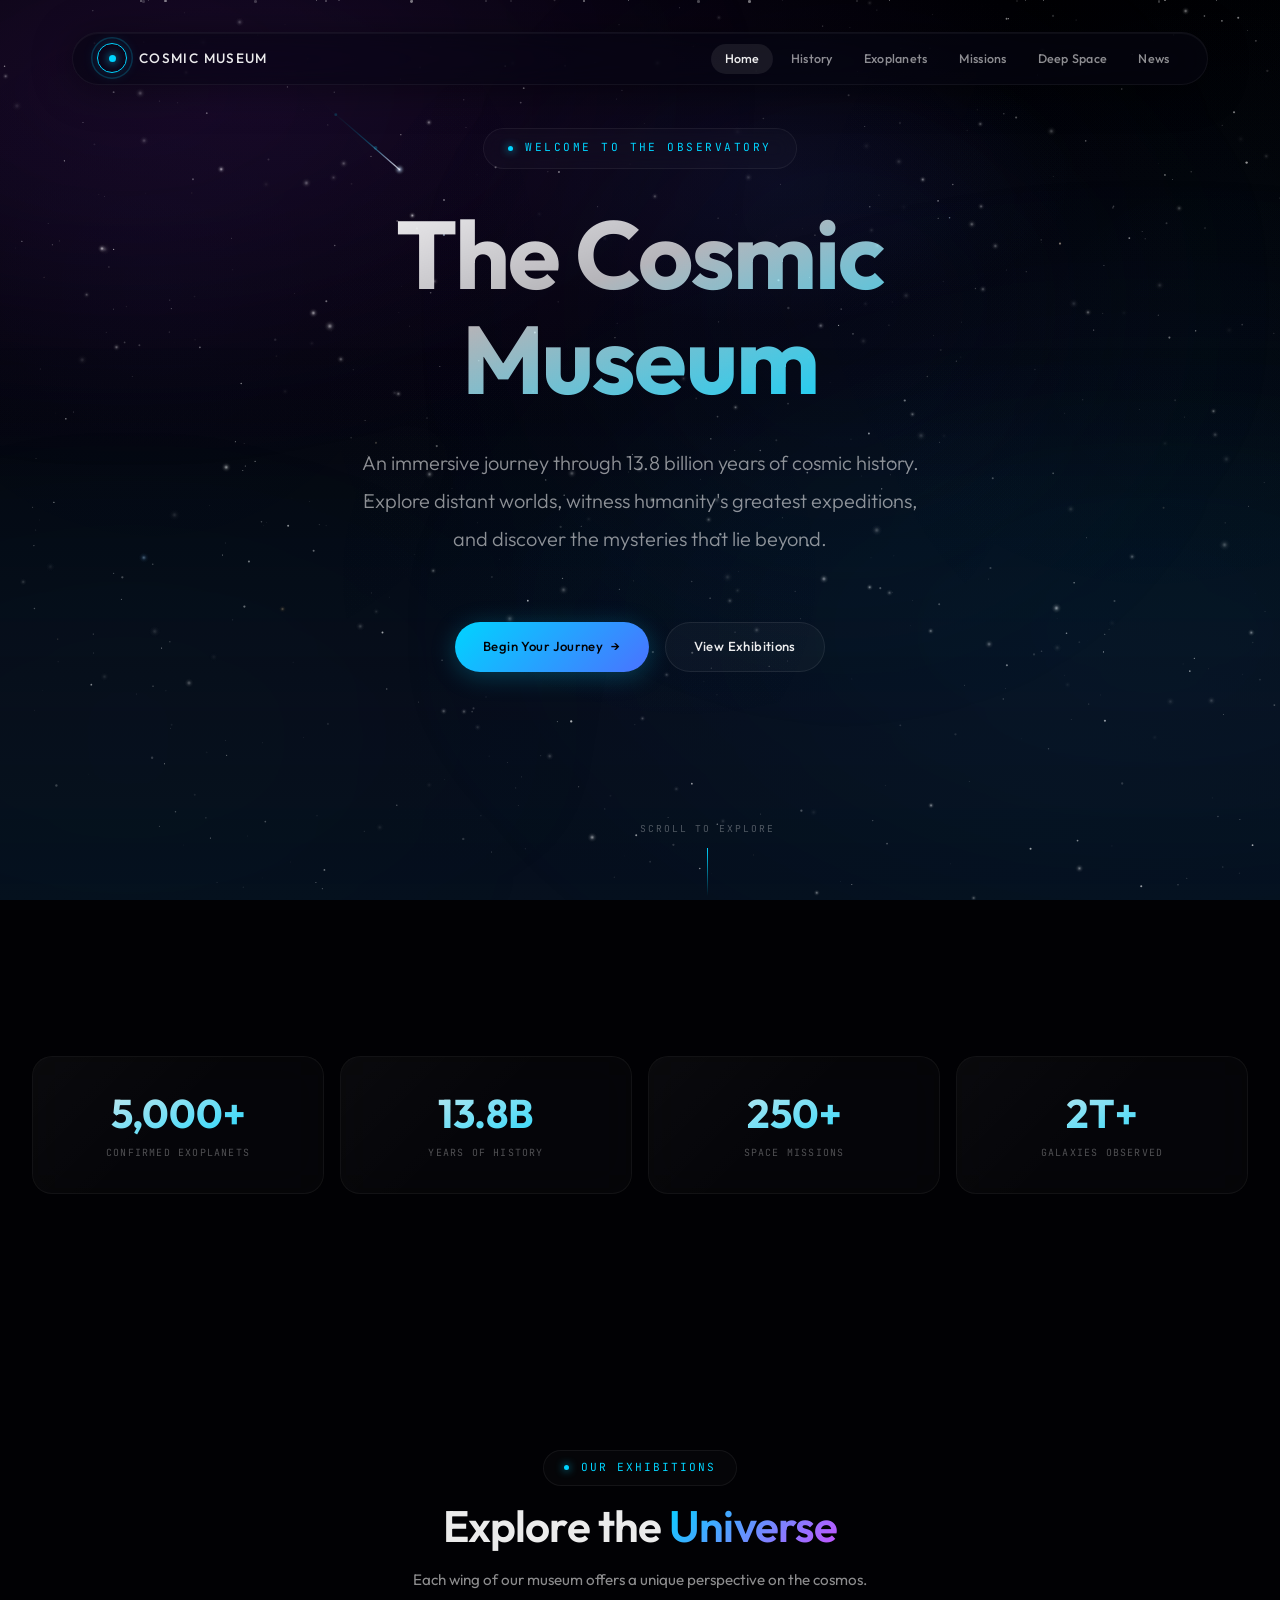
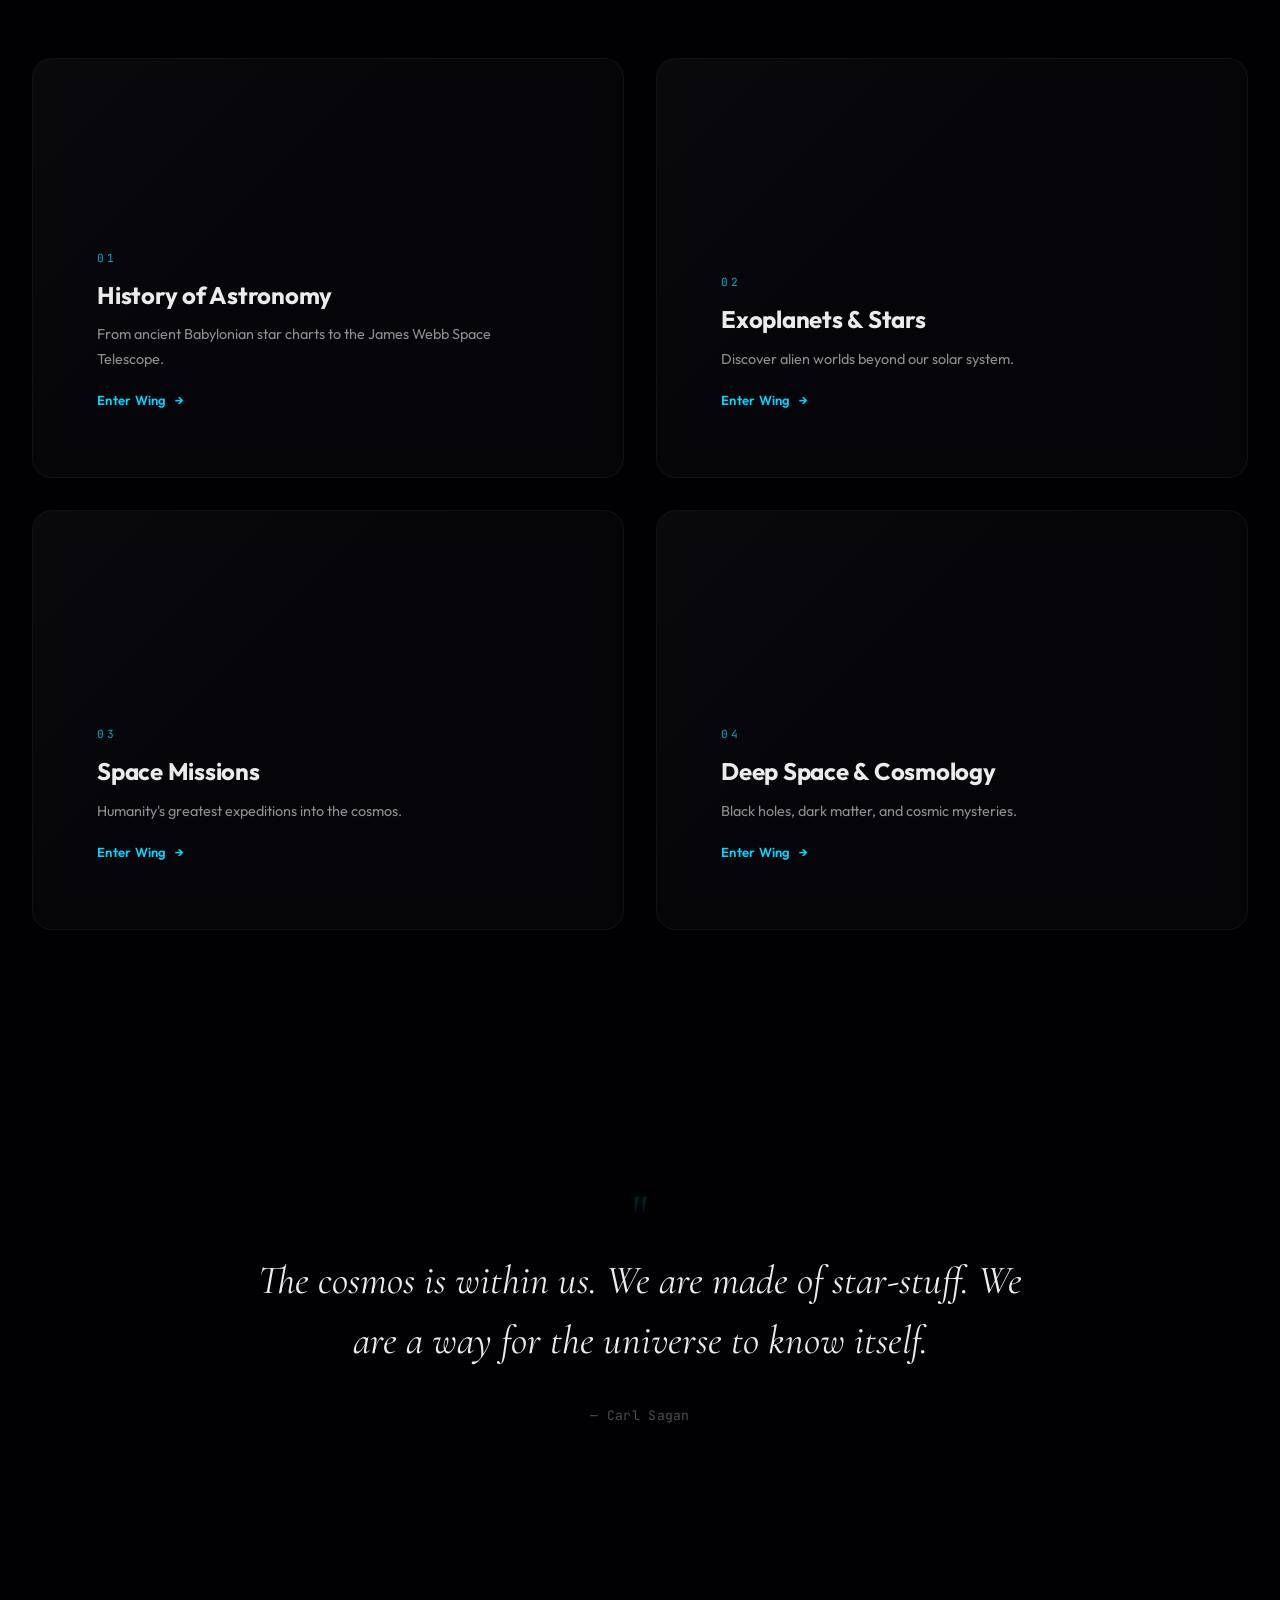
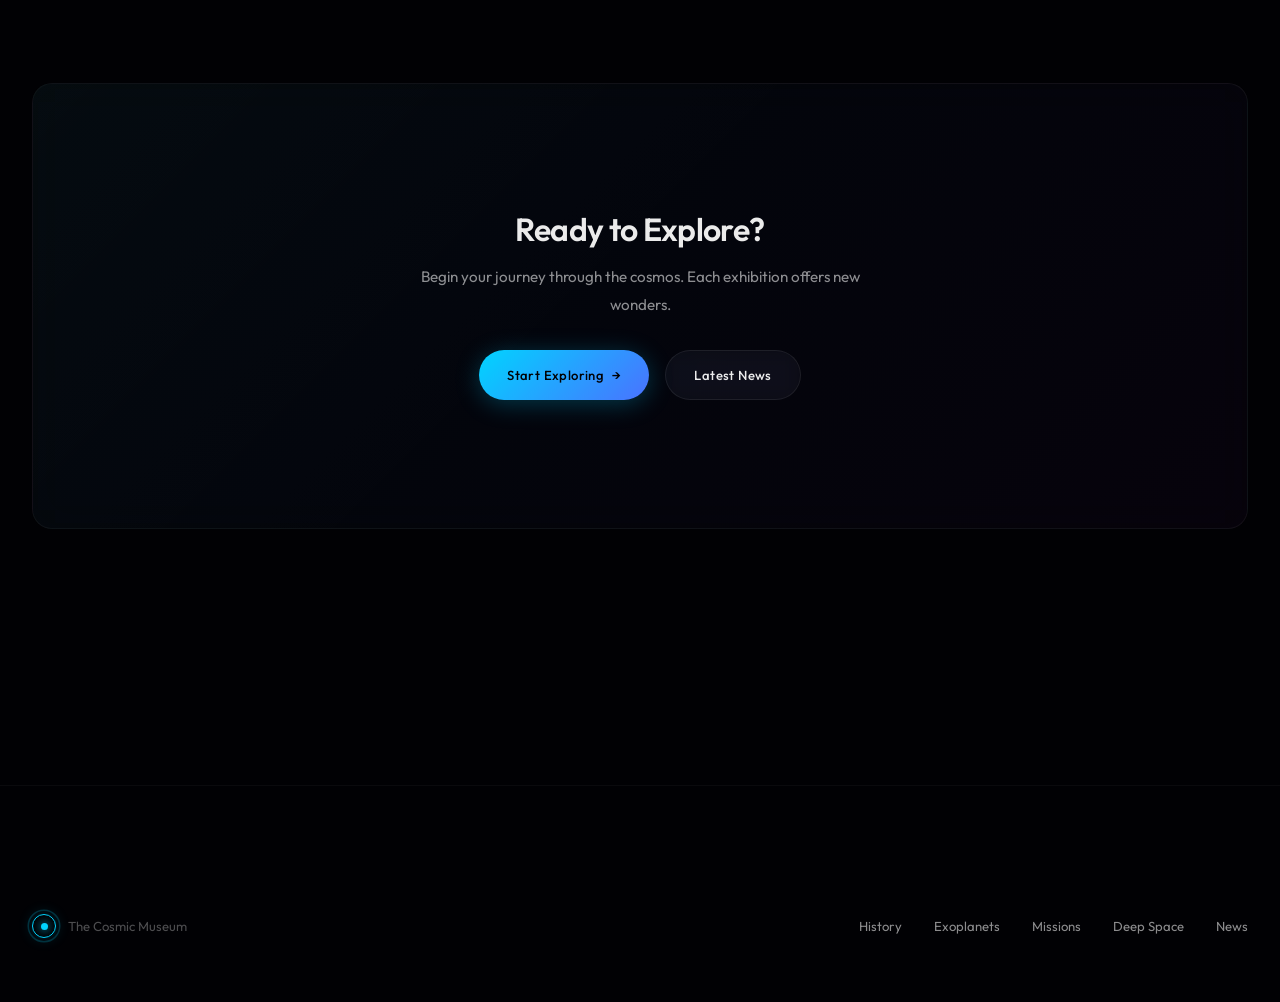
<file: index.html>
<!DOCTYPE html>
<html lang="en">
<head>
  <meta charset="UTF-8">
  <meta name="viewport" content="width=device-width, initial-scale=1.0">
  <meta name="description" content="The Cosmic Museum - An immersive journey through the universe.">
  <title>The Cosmic Museum | Journey Through the Universe</title>
  <link rel="stylesheet" href="./css/styles.css">
  <link rel="icon" href="data:image/svg+xml,<svg xmlns='http://www.w3.org/2000/svg' viewBox='0 0 100 100'><circle cx='50' cy='50' r='40' fill='none' stroke='%2300d4ff' stroke-width='4'/><circle cx='50' cy='50' r='8' fill='%2300d4ff'/></svg>">
</head>
<body>

  <!-- Deep Space Background -->
  <div class="cosmos">
    <canvas id="starfield"></canvas>
    <div class="nebula-layer-1"></div>
    <div class="nebula-layer-2"></div>
    <div class="aurora"></div>
    <div class="particles"></div>
  </div>

  <!-- Navigation -->
  <div class="nav-container">
    <nav class="nav">
      <a href="./index.html" class="nav-logo">
        <div class="logo-icon"></div>
        <span class="logo-text">Cosmic Museum</span>
      </a>
      <ul class="nav-links">
        <li><a href="./index.html" class="nav-link active">Home</a></li>
        <li><a href="./history.html" class="nav-link">History</a></li>
        <li><a href="./exoplanets.html" class="nav-link">Exoplanets</a></li>
        <li><a href="./missions.html" class="nav-link">Missions</a></li>
        <li><a href="./deepspace.html" class="nav-link">Deep Space</a></li>
        <li><a href="./news.html" class="nav-link">News</a></li>
      </ul>
      <button class="nav-toggle" aria-label="Toggle navigation">
        <span></span><span></span><span></span>
      </button>
    </nav>
  </div>

  <!-- Hero Section -->
  <section class="hero">
    <div class="hero-content">
      <div class="hero-label">
        <span class="dot"></span>
        Welcome to the Observatory
      </div>
      <h1 class="hero-title text-display heading-xl">
        <span class="line">The Cosmic</span>
        <span class="line">Museum</span>
      </h1>
      <p class="hero-subtitle">
        An immersive journey through 13.8 billion years of cosmic history.
        Explore distant worlds, witness humanity's greatest expeditions,
        and discover the mysteries that lie beyond.
      </p>
      <div class="hero-cta">
        <a href="./history.html" class="btn btn-primary">Begin Your Journey <span>&#8594;</span></a>
        <a href="#exhibitions" class="btn btn-secondary">View Exhibitions</a>
      </div>
    </div>
    <div class="scroll-indicator">
      <span>Scroll to explore</span>
      <div class="scroll-line"></div>
    </div>
  </section>

  <!-- Statistics -->
  <section class="section">
    <div class="container">
      <div class="stats-grid stagger-children">
        <div class="glass-card stat-card glass-card--cyan">
          <div class="stat-value" data-count="5000" data-suffix="+">0</div>
          <div class="stat-label">Confirmed Exoplanets</div>
        </div>
        <div class="glass-card stat-card glass-card--pink">
          <div class="stat-value" data-count="13" data-suffix=".8B">0</div>
          <div class="stat-label">Years of History</div>
        </div>
        <div class="glass-card stat-card glass-card--green">
          <div class="stat-value" data-count="250" data-suffix="+">0</div>
          <div class="stat-label">Space Missions</div>
        </div>
        <div class="glass-card stat-card glass-card--gold">
          <div class="stat-value" data-count="2" data-suffix="T+">0</div>
          <div class="stat-label">Galaxies Observed</div>
        </div>
      </div>
    </div>
  </section>

  <!-- Exhibitions Section -->
  <section id="exhibitions" class="section">
    <div class="container">
      <div class="section-header reveal">
        <div class="section-label">Our Exhibitions</div>
        <h2 class="text-display heading-lg">Explore the <span class="text-gradient">Universe</span></h2>
        <p class="text-body" style="max-width: 600px; margin: var(--space-sm) auto 0;">
          Each wing of our museum offers a unique perspective on the cosmos.
        </p>
      </div>

      <div class="exhibition-grid stagger-children">
        <a href="./history.html" class="glass-card exhibition-card glass-card--cyan">
          <div class="exhibition-card__bg" style="background: url('https://images.unsplash.com/photo-1543722530-d2c3201371e7?w=800&q=80') center/cover;"></div>
          <div class="exhibition-card__content">
            <div class="exhibition-card__number">01</div>
            <h3 class="exhibition-card__title">History of Astronomy</h3>
            <p class="exhibition-card__desc">From ancient Babylonian star charts to the James Webb Space Telescope.</p>
            <span class="exhibition-card__link">Enter Wing <span>&#8594;</span></span>
          </div>
        </a>

        <a href="./exoplanets.html" class="glass-card exhibition-card glass-card--pink">
          <div class="exhibition-card__bg" style="background: url('https://images.unsplash.com/photo-1545156521-77bd85671d30?w=800&q=80') center/cover;"></div>
          <div class="exhibition-card__content">
            <div class="exhibition-card__number">02</div>
            <h3 class="exhibition-card__title">Exoplanets & Stars</h3>
            <p class="exhibition-card__desc">Discover alien worlds beyond our solar system.</p>
            <span class="exhibition-card__link">Enter Wing <span>&#8594;</span></span>
          </div>
        </a>

        <a href="./missions.html" class="glass-card exhibition-card glass-card--green">
          <div class="exhibition-card__bg" style="background: url('https://images.unsplash.com/photo-1517976487492-5750f3195933?w=800&q=80') center/cover;"></div>
          <div class="exhibition-card__content">
            <div class="exhibition-card__number">03</div>
            <h3 class="exhibition-card__title">Space Missions</h3>
            <p class="exhibition-card__desc">Humanity's greatest expeditions into the cosmos.</p>
            <span class="exhibition-card__link">Enter Wing <span>&#8594;</span></span>
          </div>
        </a>

        <a href="./deepspace.html" class="glass-card exhibition-card glass-card--gold">
          <div class="exhibition-card__bg" style="background: url('https://images.unsplash.com/photo-1462332420958-a05d1e002413?w=800&q=80') center/cover;"></div>
          <div class="exhibition-card__content">
            <div class="exhibition-card__number">04</div>
            <h3 class="exhibition-card__title">Deep Space & Cosmology</h3>
            <p class="exhibition-card__desc">Black holes, dark matter, and cosmic mysteries.</p>
            <span class="exhibition-card__link">Enter Wing <span>&#8594;</span></span>
          </div>
        </a>
      </div>
    </div>
  </section>

  <!-- Quote Section -->
  <section class="section">
    <div class="container">
      <div class="reveal" style="text-align: center; max-width: 800px; margin: 0 auto;">
        <div class="quote-mark">"</div>
        <blockquote class="text-serif" style="font-size: clamp(1.5rem, 4vw, 2.5rem); line-height: 1.5; color: var(--soft-white); margin-bottom: var(--space-md);">
          The cosmos is within us. We are made of star-stuff.
          We are a way for the universe to know itself.
        </blockquote>
        <cite class="text-mono" style="font-size: 0.82rem; color: var(--dim-white); font-style: normal;">&#8212; Carl Sagan</cite>
      </div>
    </div>
  </section>

  <!-- CTA -->
  <section class="section">
    <div class="container">
      <div class="glass-card reveal" style="padding: var(--space-xl); text-align: center; background: linear-gradient(135deg, rgba(0, 212, 255, 0.03), rgba(200, 80, 255, 0.03));">
        <h2 class="text-display heading-md" style="margin-bottom: var(--space-sm);">Ready to Explore?</h2>
        <p class="text-body" style="max-width: 500px; margin: 0 auto var(--space-md);">
          Begin your journey through the cosmos. Each exhibition offers new wonders.
        </p>
        <div style="display: flex; justify-content: center; gap: var(--space-sm); flex-wrap: wrap;">
          <a href="./history.html" class="btn btn-primary">Start Exploring <span>&#8594;</span></a>
          <a href="./news.html" class="btn btn-secondary">Latest News</a>
        </div>
      </div>
    </div>
  </section>

  <!-- Footer -->
  <footer class="footer">
    <div class="container">
      <div class="footer-content">
        <div class="footer-logo">
          <div class="logo-icon" style="width: 24px; height: 24px;"></div>
          <span class="footer-text">The Cosmic Museum</span>
        </div>
        <div class="footer-links">
          <a href="./history.html" class="footer-link">History</a>
          <a href="./exoplanets.html" class="footer-link">Exoplanets</a>
          <a href="./missions.html" class="footer-link">Missions</a>
          <a href="./deepspace.html" class="footer-link">Deep Space</a>
          <a href="./news.html" class="footer-link">News</a>
        </div>
      </div>
    </div>
  </footer>

  <script src="./js/starfield.js"></script>
  <script src="./js/main.js"></script>
</body>
</html>
</file>
<file: css/styles.css>
/* ═══════════════════════════════════════════════════════════════
   THE COSMIC MUSEUM - A Space Odyssey
   Cinematic deep-space experience with parallax and immersive visuals
   ═══════════════════════════════════════════════════════════════ */

@import url('https://fonts.googleapis.com/css2?family=Outfit:wght@300;400;500;600;700;800&family=JetBrains+Mono:wght@400;500&family=Cormorant+Garamond:ital,wght@0,300;0,400;0,500;1,400&display=swap');

/* ─────────────────────────────────────────────────────────────────
   CSS Variables - The Cosmic Palette
   ───────────────────────────────────────────────────────────────── */
:root {
  /* Deep space colors */
  --void: #010104;
  --deep-space: #060610;
  --nebula-purple: #120822;
  --nebula-blue: #06101e;

  /* Glass effects */
  --glass-bg: rgba(255, 255, 255, 0.025);
  --glass-border: rgba(255, 255, 255, 0.06);
  --glass-highlight: rgba(255, 255, 255, 0.1);
  --glass-shadow: rgba(0, 0, 0, 0.5);

  /* Accent colors */
  --aurora-cyan: #00d4ff;
  --aurora-pink: #c850ff;
  --aurora-green: #00e088;
  --star-gold: #ffc857;
  --cosmic-blue: #4a72ff;
  --soft-white: rgba(255, 255, 255, 0.92);
  --muted-white: rgba(255, 255, 255, 0.55);
  --dim-white: rgba(255, 255, 255, 0.3);

  /* Typography */
  --font-display: 'Outfit', sans-serif;
  --font-serif: 'Cormorant Garamond', serif;
  --font-mono: 'JetBrains Mono', monospace;

  /* Spacing */
  --space-xs: 0.5rem;
  --space-sm: 1rem;
  --space-md: 2rem;
  --space-lg: 4rem;
  --space-xl: 8rem;

  /* Transitions */
  --ease-out-expo: cubic-bezier(0.16, 1, 0.3, 1);
  --ease-out-back: cubic-bezier(0.34, 1.56, 0.64, 1);
  --ease-in-out: cubic-bezier(0.65, 0, 0.35, 1);
  --ease-cinematic: cubic-bezier(0.25, 0.46, 0.45, 0.94);
}

/* ─────────────────────────────────────────────────────────────────
   Reset & Base
   ───────────────────────────────────────────────────────────────── */
*, *::before, *::after {
  margin: 0;
  padding: 0;
  box-sizing: border-box;
}

html {
  scroll-behavior: smooth;
  scrollbar-width: thin;
  scrollbar-color: rgba(255,255,255,0.08) transparent;
}

::-webkit-scrollbar {
  width: 5px;
}

::-webkit-scrollbar-track {
  background: transparent;
}

::-webkit-scrollbar-thumb {
  background: rgba(255,255,255,0.08);
  border-radius: 3px;
}

::-webkit-scrollbar-thumb:hover {
  background: rgba(255,255,255,0.14);
}

body {
  font-family: var(--font-display);
  background: var(--void);
  color: var(--soft-white);
  line-height: 1.6;
  overflow-x: hidden;
  min-height: 100vh;
}

/* Page transition overlay */
.page-transition-overlay {
  position: fixed;
  inset: 0;
  z-index: 10000;
  background: var(--void);
  pointer-events: none;
  opacity: 0;
  transition: opacity 0.5s var(--ease-cinematic);
}

.page-transition-overlay.active {
  opacity: 1;
  pointer-events: all;
}

/* ─────────────────────────────────────────────────────────────────
   Deep Space Background System
   ───────────────────────────────────────────────────────────────── */
.cosmos {
  position: fixed;
  inset: 0;
  z-index: -10;
  overflow: hidden;
}

.cosmos::before {
  content: '';
  position: absolute;
  inset: 0;
  background:
    radial-gradient(ellipse 120% 80% at 20% 10%, rgba(18, 8, 34, 0.9) 0%, transparent 50%),
    radial-gradient(ellipse 100% 100% at 80% 90%, rgba(6, 16, 30, 0.95) 0%, transparent 50%),
    radial-gradient(ellipse 60% 40% at 60% 20%, rgba(74, 114, 255, 0.08) 0%, transparent 40%),
    linear-gradient(180deg, var(--void) 0%, var(--deep-space) 50%, var(--nebula-blue) 100%);
}

.nebula-layer-1 {
  position: absolute;
  inset: -50%;
  background:
    radial-gradient(ellipse 40% 30% at 30% 30%, rgba(200, 80, 255, 0.06) 0%, transparent 60%),
    radial-gradient(ellipse 50% 40% at 70% 60%, rgba(0, 212, 255, 0.04) 0%, transparent 60%);
  animation: nebulaDrift1 80s ease-in-out infinite;
  filter: blur(80px);
}

.nebula-layer-2 {
  position: absolute;
  inset: -30%;
  background:
    radial-gradient(ellipse 35% 50% at 60% 40%, rgba(74, 114, 255, 0.06) 0%, transparent 50%),
    radial-gradient(ellipse 45% 35% at 25% 70%, rgba(0, 224, 136, 0.03) 0%, transparent 50%);
  animation: nebulaDrift2 60s ease-in-out infinite;
  filter: blur(100px);
}

.aurora {
  position: absolute;
  bottom: 0;
  left: -20%;
  right: -20%;
  height: 60vh;
  background: linear-gradient(
    180deg,
    transparent 0%,
    rgba(0, 224, 136, 0.015) 20%,
    rgba(0, 212, 255, 0.025) 40%,
    rgba(200, 80, 255, 0.015) 60%,
    transparent 100%
  );
  animation: auroraWave 25s ease-in-out infinite;
  filter: blur(50px);
  transform-origin: bottom center;
}

@keyframes nebulaDrift1 {
  0%, 100% { transform: translate(0, 0) rotate(0deg) scale(1); }
  33% { transform: translate(5%, 3%) rotate(1.5deg) scale(1.03); }
  66% { transform: translate(-3%, -2%) rotate(-1deg) scale(0.98); }
}

@keyframes nebulaDrift2 {
  0%, 100% { transform: translate(0, 0) rotate(0deg); }
  50% { transform: translate(-4%, 4%) rotate(-1.5deg); }
}

@keyframes auroraWave {
  0%, 100% { transform: scaleY(1) translateX(0); opacity: 0.5; }
  50% { transform: scaleY(1.15) translateX(2%); opacity: 0.7; }
}

#starfield {
  position: absolute;
  inset: 0;
  opacity: 0.9;
}

.particles {
  position: absolute;
  inset: 0;
  overflow: hidden;
  pointer-events: none;
}

.particle {
  position: absolute;
  width: 2px;
  height: 2px;
  background: white;
  border-radius: 50%;
  opacity: 0;
  animation: floatParticle linear infinite;
}

@keyframes floatParticle {
  0% {
    opacity: 0;
    transform: translateY(100vh) scale(0);
  }
  10% { opacity: 0.6; }
  90% { opacity: 0.6; }
  100% {
    opacity: 0;
    transform: translateY(-20vh) scale(1);
  }
}

/* ─────────────────────────────────────────────────────────────────
   Navigation - Floating Glass Bar
   ───────────────────────────────────────────────────────────────── */
.nav-container {
  position: fixed;
  top: var(--space-md);
  left: 50%;
  transform: translateX(-50%);
  z-index: 1000;
  padding: 0 var(--space-md);
  width: 100%;
  max-width: 1200px;
}

.nav {
  display: flex;
  align-items: center;
  justify-content: space-between;
  padding: 0.65rem 1.5rem;
  background: rgba(6, 6, 16, 0.6);
  backdrop-filter: blur(24px) saturate(150%);
  -webkit-backdrop-filter: blur(24px) saturate(150%);
  border: 1px solid rgba(255, 255, 255, 0.05);
  border-radius: 100px;
  box-shadow:
    0 4px 40px rgba(0, 0, 0, 0.4),
    inset 0 1px 0 rgba(255, 255, 255, 0.04);
}

.nav-logo {
  display: flex;
  align-items: center;
  gap: 0.75rem;
  text-decoration: none;
  color: var(--soft-white);
}

.logo-icon {
  width: 30px;
  height: 30px;
  border-radius: 50%;
  background: transparent;
  border: 1.5px solid var(--aurora-cyan);
  display: flex;
  align-items: center;
  justify-content: center;
  position: relative;
  box-shadow: 0 0 15px rgba(0, 212, 255, 0.2);
  font-size: 0;
  color: transparent;
}

.logo-icon::before {
  content: '';
  position: absolute;
  width: 7px;
  height: 7px;
  background: var(--aurora-cyan);
  border-radius: 50%;
  box-shadow: 0 0 10px var(--aurora-cyan);
}

.logo-icon::after {
  content: '';
  position: absolute;
  width: 100%;
  height: 100%;
  border: 1px solid rgba(0, 212, 255, 0.2);
  border-radius: 50%;
  transform: rotate(45deg) scale(1.5);
}

.logo-text {
  font-weight: 500;
  font-size: 0.85rem;
  letter-spacing: 0.1em;
  text-transform: uppercase;
}

.nav-links {
  display: flex;
  align-items: center;
  gap: 0.25rem;
  list-style: none;
}

.nav-link {
  position: relative;
  padding: 0.45rem 0.85rem;
  color: var(--muted-white);
  text-decoration: none;
  font-size: 0.78rem;
  font-weight: 500;
  letter-spacing: 0.02em;
  transition: color 0.3s var(--ease-out-expo);
  border-radius: 100px;
}

.nav-link:hover {
  color: var(--soft-white);
}

.nav-link.active {
  color: var(--soft-white);
  background: rgba(255, 255, 255, 0.08);
}

.nav-link::after {
  content: '';
  position: absolute;
  bottom: 0.2rem;
  left: 50%;
  width: 0;
  height: 1px;
  background: linear-gradient(90deg, transparent, var(--aurora-cyan), transparent);
  transition: all 0.3s var(--ease-out-expo);
  transform: translateX(-50%);
}

.nav-link:hover::after {
  width: 50%;
}

.nav-toggle {
  display: none;
  flex-direction: column;
  gap: 4px;
  padding: 8px;
  background: none;
  border: none;
  cursor: pointer;
}

.nav-toggle span {
  width: 20px;
  height: 1.5px;
  background: var(--soft-white);
  border-radius: 2px;
  transition: all 0.3s var(--ease-out-expo);
}

/* ─────────────────────────────────────────────────────────────────
   Glass Card System
   ───────────────────────────────────────────────────────────────── */
.glass-card {
  position: relative;
  background: rgba(255, 255, 255, 0.02);
  backdrop-filter: blur(20px) saturate(150%);
  -webkit-backdrop-filter: blur(20px) saturate(150%);
  border: 1px solid rgba(255, 255, 255, 0.05);
  border-radius: 20px;
  overflow: hidden;
  transition: all 0.6s var(--ease-out-expo);
}

.glass-card::before {
  content: '';
  position: absolute;
  inset: 0;
  background: linear-gradient(
    135deg,
    rgba(255, 255, 255, 0.04) 0%,
    transparent 50%,
    transparent 100%
  );
  opacity: 0.5;
  pointer-events: none;
}

.glass-card::after {
  content: '';
  position: absolute;
  top: -50%;
  left: -50%;
  width: 200%;
  height: 200%;
  background: radial-gradient(
    circle at var(--mouse-x, 50%) var(--mouse-y, 50%),
    rgba(255, 255, 255, 0.04) 0%,
    transparent 40%
  );
  opacity: 0;
  transition: opacity 0.5s;
  pointer-events: none;
}

.glass-card:hover::after {
  opacity: 1;
}

.glass-card:hover {
  border-color: rgba(255, 255, 255, 0.1);
  transform: translateY(-4px);
  box-shadow:
    0 20px 80px -20px rgba(0, 0, 0, 0.6),
    0 0 40px -20px rgba(0, 212, 255, 0.15);
}

/* Glow variants */
.glass-card--cyan:hover {
  box-shadow:
    0 20px 80px -20px rgba(0, 0, 0, 0.6),
    0 0 50px -10px rgba(0, 212, 255, 0.15);
}

.glass-card--pink:hover {
  box-shadow:
    0 20px 80px -20px rgba(0, 0, 0, 0.6),
    0 0 50px -10px rgba(200, 80, 255, 0.15);
}

.glass-card--green:hover {
  box-shadow:
    0 20px 80px -20px rgba(0, 0, 0, 0.6),
    0 0 50px -10px rgba(0, 224, 136, 0.15);
}

.glass-card--gold:hover {
  box-shadow:
    0 20px 80px -20px rgba(0, 0, 0, 0.6),
    0 0 50px -10px rgba(255, 200, 87, 0.15);
}

/* ─────────────────────────────────────────────────────────────────
   Typography System
   ───────────────────────────────────────────────────────────────── */
.text-display {
  font-family: var(--font-display);
  font-weight: 600;
  line-height: 1.1;
  letter-spacing: -0.02em;
}

.text-serif {
  font-family: var(--font-serif);
  font-style: italic;
}

.text-mono {
  font-family: var(--font-mono);
  font-size: 0.8em;
  letter-spacing: 0.02em;
}

.heading-xl {
  font-size: clamp(3rem, 8vw, 6rem);
  font-weight: 700;
  background: linear-gradient(
    160deg,
    rgba(255, 255, 255, 0.95) 0%,
    rgba(255, 255, 255, 0.7) 40%,
    var(--aurora-cyan) 100%
  );
  -webkit-background-clip: text;
  background-clip: text;
  -webkit-text-fill-color: transparent;
}

.heading-lg {
  font-size: clamp(1.75rem, 4vw, 2.75rem);
}

.heading-md {
  font-size: clamp(1.35rem, 3vw, 2rem);
}

.heading-sm {
  font-size: clamp(1.1rem, 2vw, 1.4rem);
}

.text-lg {
  font-size: 1.2rem;
  line-height: 1.8;
}

.text-body {
  font-size: 0.95rem;
  line-height: 1.8;
  color: var(--muted-white);
}

.text-sm {
  font-size: 0.85rem;
  color: var(--dim-white);
}

.text-gradient {
  background: linear-gradient(135deg, var(--aurora-cyan), var(--aurora-pink));
  -webkit-background-clip: text;
  background-clip: text;
  -webkit-text-fill-color: transparent;
}

/* ─────────────────────────────────────────────────────────────────
   Layout Components
   ───────────────────────────────────────────────────────────────── */
.container {
  width: 100%;
  max-width: 1400px;
  margin: 0 auto;
  padding: 0 var(--space-md);
}

.section {
  padding: var(--space-xl) 0;
  position: relative;
}

.section-header {
  text-align: center;
  margin-bottom: var(--space-lg);
}

.section-label {
  display: inline-flex;
  align-items: center;
  gap: 0.75rem;
  padding: 0.5rem 1.25rem;
  background: rgba(255, 255, 255, 0.02);
  border: 1px solid rgba(255, 255, 255, 0.06);
  border-radius: 100px;
  font-family: var(--font-mono);
  font-size: 0.7rem;
  text-transform: uppercase;
  letter-spacing: 0.18em;
  color: var(--aurora-cyan);
  margin-bottom: var(--space-sm);
}

.section-label::before {
  content: '';
  width: 5px;
  height: 5px;
  background: var(--aurora-cyan);
  border-radius: 50%;
  box-shadow: 0 0 8px var(--aurora-cyan);
  animation: pulse 2.5s ease-in-out infinite;
}

@keyframes pulse {
  0%, 100% { opacity: 1; transform: scale(1); }
  50% { opacity: 0.4; transform: scale(0.7); }
}

/* ─────────────────────────────────────────────────────────────────
   Divider
   ───────────────────────────────────────────────────────────────── */
.section-divider {
  width: 60px;
  height: 1px;
  background: linear-gradient(90deg, transparent, var(--aurora-cyan), transparent);
  margin: 0 auto var(--space-md);
  opacity: 0.5;
}

/* ─────────────────────────────────────────────────────────────────
   Hero Section
   ───────────────────────────────────────────────────────────────── */
.hero {
  min-height: 100vh;
  display: flex;
  flex-direction: column;
  justify-content: center;
  align-items: center;
  text-align: center;
  padding: var(--space-xl) var(--space-md);
  position: relative;
}

.hero-content {
  max-width: 900px;
  z-index: 1;
}

.hero-label {
  display: inline-flex;
  align-items: center;
  gap: 0.75rem;
  padding: 0.65rem 1.5rem;
  background: rgba(255, 255, 255, 0.02);
  backdrop-filter: blur(10px);
  border: 1px solid rgba(255, 255, 255, 0.06);
  border-radius: 100px;
  font-family: var(--font-mono);
  font-size: 0.7rem;
  text-transform: uppercase;
  letter-spacing: 0.22em;
  color: var(--aurora-cyan);
  margin-bottom: var(--space-md);
  animation: fadeInUp 1s var(--ease-out-expo) 0.2s both;
}

.hero-label .dot {
  width: 5px;
  height: 5px;
  background: var(--aurora-cyan);
  border-radius: 50%;
  box-shadow: 0 0 8px var(--aurora-cyan);
}

.hero-title {
  margin-bottom: var(--space-md);
  animation: fadeInUp 1.2s var(--ease-out-expo) 0.4s both;
}

.hero-title .line {
  display: block;
}

.hero-title .line:nth-child(2) {
  color: var(--muted-white);
}

.hero-subtitle {
  font-size: clamp(1rem, 2.2vw, 1.25rem);
  color: var(--muted-white);
  max-width: 560px;
  margin: 0 auto var(--space-lg);
  line-height: 1.9;
  font-weight: 300;
  animation: fadeInUp 1.2s var(--ease-out-expo) 0.6s both;
}

.hero-cta {
  display: flex;
  justify-content: center;
  gap: var(--space-sm);
  animation: fadeInUp 1.2s var(--ease-out-expo) 0.8s both;
  margin-bottom: var(--space-xl);
}

@keyframes fadeInUp {
  from {
    opacity: 0;
    transform: translateY(40px);
  }
  to {
    opacity: 1;
    transform: translateY(0);
  }
}

/* Scroll indicator */
.scroll-indicator {
  position: absolute;
  bottom: var(--space-md);
  left: 50%;
  transform: translateX(-50%);
  display: flex;
  flex-direction: column;
  align-items: center;
  gap: 0.75rem;
  animation: fadeInUp 1s var(--ease-out-expo) 1.4s both;
  pointer-events: none;
}

.scroll-indicator span {
  font-family: var(--font-mono);
  font-size: 0.6rem;
  text-transform: uppercase;
  letter-spacing: 0.2em;
  color: var(--dim-white);
}

.scroll-line {
  width: 1px;
  height: 48px;
  background: linear-gradient(to bottom, var(--aurora-cyan), transparent);
  animation: scrollPulse 2.5s ease-in-out infinite;
}

@keyframes scrollPulse {
  0%, 100% { transform: scaleY(1); opacity: 0.4; }
  50% { transform: scaleY(0.4); opacity: 0.8; }
}

/* ─────────────────────────────────────────────────────────────────
   Buttons
   ───────────────────────────────────────────────────────────────── */
.btn {
  position: relative;
  display: inline-flex;
  align-items: center;
  justify-content: center;
  gap: 0.5rem;
  padding: 0.85rem 1.75rem;
  font-family: var(--font-display);
  font-size: 0.82rem;
  font-weight: 500;
  letter-spacing: 0.03em;
  text-decoration: none;
  border-radius: 100px;
  border: none;
  cursor: pointer;
  transition: all 0.4s var(--ease-out-expo);
  overflow: hidden;
}

.btn-primary {
  background: linear-gradient(135deg, var(--aurora-cyan), var(--cosmic-blue));
  color: var(--void);
  box-shadow: 0 4px 24px rgba(0, 212, 255, 0.25);
}

.btn-primary:hover {
  transform: translateY(-2px);
  box-shadow: 0 8px 40px rgba(0, 212, 255, 0.35);
}

.btn-secondary {
  background: rgba(255, 255, 255, 0.03);
  backdrop-filter: blur(10px);
  border: 1px solid rgba(255, 255, 255, 0.08);
  color: var(--soft-white);
}

.btn-secondary:hover {
  background: rgba(255, 255, 255, 0.06);
  border-color: rgba(255, 255, 255, 0.15);
  transform: translateY(-2px);
}

.btn-icon {
  display: flex;
  align-items: center;
  justify-content: center;
  width: 48px;
  height: 48px;
  padding: 0;
  background: rgba(255, 255, 255, 0.03);
  backdrop-filter: blur(10px);
  border: 1px solid rgba(255, 255, 255, 0.06);
  border-radius: 50%;
  color: var(--soft-white);
  transition: all 0.3s var(--ease-out-expo);
}

.btn-icon:hover {
  background: rgba(255, 255, 255, 0.08);
  transform: scale(1.1);
}

/* ─────────────────────────────────────────────────────────────────
   Exhibition Grid
   ───────────────────────────────────────────────────────────────── */
.exhibition-grid {
  display: grid;
  grid-template-columns: repeat(2, 1fr);
  gap: var(--space-md);
}

.exhibition-card {
  position: relative;
  padding: var(--space-lg);
  min-height: 420px;
  display: flex;
  flex-direction: column;
  justify-content: flex-end;
  text-decoration: none;
  color: inherit;
}

.exhibition-card__bg {
  position: absolute;
  inset: 0;
  background-size: cover;
  background-position: center;
  opacity: 0.35;
  transition: all 0.8s var(--ease-out-expo);
  border-radius: 20px;
}

.exhibition-card:hover .exhibition-card__bg {
  opacity: 0.55;
  transform: scale(1.05);
}

.exhibition-card__content {
  position: relative;
  z-index: 1;
}

.exhibition-card__number {
  font-family: var(--font-mono);
  font-size: 0.7rem;
  color: var(--aurora-cyan);
  letter-spacing: 0.25em;
  margin-bottom: var(--space-xs);
  opacity: 0.8;
}

.exhibition-card__title {
  font-size: 1.5rem;
  font-weight: 700;
  margin-bottom: var(--space-xs);
  letter-spacing: -0.01em;
}

.exhibition-card__desc {
  color: var(--muted-white);
  font-size: 0.9rem;
  margin-bottom: var(--space-sm);
  line-height: 1.7;
}

.exhibition-card__link {
  display: inline-flex;
  align-items: center;
  gap: 0.5rem;
  font-size: 0.82rem;
  font-weight: 600;
  color: var(--aurora-cyan);
  letter-spacing: 0.02em;
  transition: gap 0.3s var(--ease-out-expo);
}

.exhibition-card:hover .exhibition-card__link {
  gap: 0.85rem;
}

/* ─────────────────────────────────────────────────────────────────
   Stats Section
   ───────────────────────────────────────────────────────────────── */
.stats-grid {
  display: grid;
  grid-template-columns: repeat(4, 1fr);
  gap: var(--space-sm);
}

.stat-card {
  padding: var(--space-md) var(--space-sm);
  text-align: center;
}

.stat-value {
  font-size: clamp(1.75rem, 4vw, 2.5rem);
  font-weight: 700;
  background: linear-gradient(160deg, var(--soft-white), var(--aurora-cyan));
  -webkit-background-clip: text;
  background-clip: text;
  -webkit-text-fill-color: transparent;
  line-height: 1.2;
}

.stat-label {
  font-family: var(--font-mono);
  font-size: 0.62rem;
  text-transform: uppercase;
  letter-spacing: 0.12em;
  color: var(--dim-white);
  margin-top: 0.5rem;
}

/* ─────────────────────────────────────────────────────────────────
   Image Card System (for pioneers, phenomena, etc.)
   ───────────────────────────────────────────────────────────────── */
.image-card {
  overflow: hidden;
}

.image-card__visual {
  position: relative;
  width: 100%;
  height: 220px;
  overflow: hidden;
  border-radius: 20px 20px 0 0;
  margin: -1px -1px 0 -1px;
  width: calc(100% + 2px);
}

.image-card__visual img {
  width: 100%;
  height: 100%;
  object-fit: cover;
  transition: transform 0.8s var(--ease-out-expo);
  opacity: 0.8;
}

.image-card:hover .image-card__visual img {
  transform: scale(1.08);
  opacity: 0.95;
}

.image-card__visual::after {
  content: '';
  position: absolute;
  inset: 0;
  background: linear-gradient(to top, rgba(1, 1, 4, 0.8) 0%, transparent 60%);
}

.image-card__body {
  padding: var(--space-md);
  text-align: center;
}

.image-card__title {
  font-size: 1.25rem;
  font-weight: 700;
  margin-bottom: 0.25rem;
}

.image-card__subtitle {
  font-family: var(--font-mono);
  font-size: 0.7rem;
  color: var(--aurora-cyan);
  text-transform: uppercase;
  letter-spacing: 0.15em;
  margin-bottom: var(--space-xs);
}

.image-card__text {
  font-size: 0.88rem;
  color: var(--muted-white);
  line-height: 1.7;
}

/* ─────────────────────────────────────────────────────────────────
   Timeline Component
   ───────────────────────────────────────────────────────────────── */
.timeline {
  position: relative;
  padding-left: var(--space-lg);
}

.timeline::before {
  content: '';
  position: absolute;
  left: 0;
  top: 0;
  bottom: 0;
  width: 1px;
  background: linear-gradient(
    to bottom,
    transparent,
    rgba(255, 255, 255, 0.06) 10%,
    rgba(255, 255, 255, 0.06) 90%,
    transparent
  );
}

.timeline-item {
  position: relative;
  padding-bottom: var(--space-lg);
}

.timeline-item::before {
  content: '';
  position: absolute;
  left: calc(-1 * var(--space-lg) - 3.5px);
  top: 8px;
  width: 8px;
  height: 8px;
  border-radius: 50%;
  background: var(--aurora-cyan);
  box-shadow: 0 0 20px var(--aurora-cyan), 0 0 40px rgba(0, 212, 255, 0.3);
}

.timeline-year {
  font-family: var(--font-mono);
  font-size: 0.75rem;
  color: var(--aurora-cyan);
  letter-spacing: 0.12em;
  margin-bottom: 0.5rem;
}

.timeline-title {
  font-size: 1.2rem;
  font-weight: 700;
  margin-bottom: 0.5rem;
  letter-spacing: -0.01em;
}

.timeline-desc {
  color: var(--muted-white);
  font-size: 0.92rem;
  line-height: 1.7;
}

/* ─────────────────────────────────────────────────────────────────
   Planet Cards
   ───────────────────────────────────────────────────────────────── */
.planet-grid {
  display: grid;
  grid-template-columns: repeat(auto-fit, minmax(300px, 1fr));
  gap: var(--space-md);
}

.planet-card {
  padding: var(--space-md);
  text-align: center;
}

.planet-visual {
  position: relative;
  width: 160px;
  height: 160px;
  margin: 0 auto var(--space-md);
  border-radius: 50%;
  background: radial-gradient(circle at 30% 30%, rgba(255,255,255,0.15), transparent 60%);
  box-shadow:
    inset -20px -20px 40px rgba(0,0,0,0.5),
    0 0 60px rgba(0, 212, 255, 0.15);
  transition: all 0.6s var(--ease-out-expo);
  overflow: hidden;
}

.planet-visual img {
  width: 100%;
  height: 100%;
  object-fit: cover;
  border-radius: 50%;
}

.planet-card:hover .planet-visual {
  transform: scale(1.05);
  box-shadow:
    inset -20px -20px 40px rgba(0,0,0,0.5),
    0 0 80px rgba(0, 212, 255, 0.25);
}

.planet-name {
  font-size: 1.3rem;
  font-weight: 700;
  margin-bottom: 0.25rem;
}

.planet-type {
  font-family: var(--font-mono);
  font-size: 0.7rem;
  color: var(--aurora-cyan);
  text-transform: uppercase;
  letter-spacing: 0.15em;
  margin-bottom: var(--space-sm);
}

.planet-stats {
  display: flex;
  justify-content: center;
  gap: var(--space-md);
}

.planet-stat {
  text-align: center;
}

.planet-stat__value {
  font-weight: 700;
  font-size: 0.95rem;
  color: var(--soft-white);
}

.planet-stat__label {
  font-size: 0.7rem;
  color: var(--dim-white);
}

/* ─────────────────────────────────────────────────────────────────
   Mission Cards
   ───────────────────────────────────────────────────────────────── */
.mission-grid {
  display: grid;
  grid-template-columns: repeat(auto-fit, minmax(350px, 1fr));
  gap: var(--space-md);
}

.mission-card {
  display: flex;
  gap: var(--space-md);
  padding: var(--space-md);
}

.mission-icon {
  flex-shrink: 0;
  width: 56px;
  height: 56px;
  display: flex;
  align-items: center;
  justify-content: center;
  background: linear-gradient(135deg, rgba(255, 255, 255, 0.06), transparent);
  border-radius: 14px;
  overflow: hidden;
}

.mission-icon img {
  width: 100%;
  height: 100%;
  object-fit: cover;
  border-radius: 14px;
}

.mission-icon svg {
  width: 24px;
  height: 24px;
  stroke: var(--aurora-cyan);
  stroke-width: 1.5;
  fill: none;
}

.mission-content {
  flex: 1;
}

.mission-year {
  font-family: var(--font-mono);
  font-size: 0.7rem;
  color: var(--aurora-cyan);
  letter-spacing: 0.12em;
  margin-bottom: 0.25rem;
}

.mission-name {
  font-size: 1.1rem;
  font-weight: 700;
  margin-bottom: 0.35rem;
  letter-spacing: -0.01em;
}

.mission-agency {
  font-size: 0.75rem;
  color: var(--dim-white);
  margin-bottom: 0.5rem;
}

.mission-desc {
  font-size: 0.88rem;
  color: var(--muted-white);
  line-height: 1.7;
}

/* ─────────────────────────────────────────────────────────────────
   News Cards
   ───────────────────────────────────────────────────────────────── */
.news-grid {
  display: grid;
  grid-template-columns: repeat(auto-fit, minmax(350px, 1fr));
  gap: var(--space-md);
}

.news-card {
  display: flex;
  flex-direction: column;
}

.news-image {
  height: 220px;
  background: linear-gradient(135deg, var(--nebula-purple), var(--nebula-blue));
  border-radius: 20px 20px 0 0;
  margin: -1px -1px 0 -1px;
  position: relative;
  overflow: hidden;
}

.news-image img {
  width: 100%;
  height: 100%;
  object-fit: cover;
  opacity: 0.75;
  transition: all 0.6s var(--ease-out-expo);
}

.news-card:hover .news-image img {
  opacity: 0.9;
  transform: scale(1.05);
}

.news-content {
  padding: var(--space-md);
  flex: 1;
  display: flex;
  flex-direction: column;
}

.news-meta {
  display: flex;
  align-items: center;
  gap: var(--space-sm);
  margin-bottom: var(--space-xs);
}

.news-tag {
  font-family: var(--font-mono);
  font-size: 0.65rem;
  text-transform: uppercase;
  letter-spacing: 0.12em;
  color: var(--aurora-cyan);
  padding: 0.2rem 0.7rem;
  background: rgba(0, 212, 255, 0.08);
  border-radius: 100px;
}

.news-date {
  font-size: 0.75rem;
  color: var(--dim-white);
}

.news-title {
  font-size: 1.1rem;
  font-weight: 700;
  margin-bottom: 0.5rem;
  line-height: 1.4;
  letter-spacing: -0.01em;
}

.news-excerpt {
  font-size: 0.88rem;
  color: var(--muted-white);
  flex: 1;
  line-height: 1.7;
}

.news-link {
  display: inline-flex;
  align-items: center;
  gap: 0.5rem;
  margin-top: var(--space-sm);
  font-size: 0.82rem;
  font-weight: 600;
  color: var(--aurora-cyan);
  text-decoration: none;
  transition: gap 0.3s var(--ease-out-expo);
}

.news-link:hover {
  gap: 0.8rem;
}

/* ─────────────────────────────────────────────────────────────────
   Cosmic Phenomena Cards
   ───────────────────────────────────────────────────────────────── */
.phenomena-grid {
  display: grid;
  grid-template-columns: repeat(auto-fit, minmax(300px, 1fr));
  gap: var(--space-md);
}

.phenomena-card {
  padding: 0;
  overflow: hidden;
}

.phenomena-card__image {
  position: relative;
  width: 100%;
  height: 200px;
  overflow: hidden;
}

.phenomena-card__image img {
  width: 100%;
  height: 100%;
  object-fit: cover;
  opacity: 0.6;
  transition: all 0.6s var(--ease-out-expo);
}

.phenomena-card:hover .phenomena-card__image img {
  opacity: 0.8;
  transform: scale(1.05);
}

.phenomena-card__image::after {
  content: '';
  position: absolute;
  inset: 0;
  background: linear-gradient(to top, rgba(1, 1, 4, 0.9) 0%, transparent 70%);
}

.phenomena-card__body {
  padding: var(--space-md);
  text-align: center;
}

.phenomena-title {
  font-size: 1.2rem;
  font-weight: 700;
  margin-bottom: 0.5rem;
}

.phenomena-desc {
  font-size: 0.88rem;
  color: var(--muted-white);
  line-height: 1.7;
}

/* Old phenomena icon fallback */
.phenomena-icon {
  width: 80px;
  height: 80px;
  margin: 0 auto var(--space-md);
  display: flex;
  align-items: center;
  justify-content: center;
  font-size: 2rem;
  background: radial-gradient(circle, rgba(255, 255, 255, 0.06), transparent);
  border-radius: 50%;
}

/* ─────────────────────────────────────────────────────────────────
   Footer
   ───────────────────────────────────────────────────────────────── */
.footer {
  padding: var(--space-xl) 0 var(--space-lg);
  border-top: 1px solid rgba(255, 255, 255, 0.04);
  margin-top: var(--space-xl);
}

.footer-content {
  display: flex;
  justify-content: space-between;
  align-items: center;
  flex-wrap: wrap;
  gap: var(--space-md);
}

.footer-logo {
  display: flex;
  align-items: center;
  gap: 0.75rem;
}

.footer-text {
  font-size: 0.82rem;
  color: var(--dim-white);
}

.footer-links {
  display: flex;
  gap: var(--space-md);
}

.footer-link {
  font-size: 0.82rem;
  color: var(--muted-white);
  text-decoration: none;
  transition: color 0.3s;
}

.footer-link:hover {
  color: var(--aurora-cyan);
}

/* ─────────────────────────────────────────────────────────────────
   Page Header (for inner pages)
   ───────────────────────────────────────────────────────────────── */
.page-header {
  min-height: 50vh;
  display: flex;
  flex-direction: column;
  justify-content: center;
  align-items: center;
  text-align: center;
  padding: calc(var(--space-xl) + 80px) var(--space-md) var(--space-lg);
  position: relative;
}

.page-header__label {
  display: inline-flex;
  align-items: center;
  gap: 0.75rem;
  padding: 0.5rem 1.25rem;
  background: rgba(255, 255, 255, 0.02);
  backdrop-filter: blur(10px);
  border: 1px solid rgba(255, 255, 255, 0.06);
  border-radius: 100px;
  font-family: var(--font-mono);
  font-size: 0.65rem;
  text-transform: uppercase;
  letter-spacing: 0.22em;
  color: var(--aurora-cyan);
  margin-bottom: var(--space-sm);
  animation: fadeInUp 0.8s var(--ease-out-expo) 0.1s both;
}

.page-header__title {
  font-size: clamp(2.5rem, 8vw, 5rem);
  font-weight: 800;
  margin-bottom: var(--space-sm);
  letter-spacing: -0.03em;
  animation: fadeInUp 1s var(--ease-out-expo) 0.2s both;
}

.page-header__desc {
  font-size: 1.1rem;
  color: var(--muted-white);
  max-width: 560px;
  line-height: 1.8;
  font-weight: 300;
  animation: fadeInUp 1s var(--ease-out-expo) 0.35s both;
}

/* ─────────────────────────────────────────────────────────────────
   Blockquote
   ───────────────────────────────────────────────────────────────── */
.quote-mark {
  font-size: 3.5rem;
  line-height: 1;
  opacity: 0.15;
  font-family: var(--font-serif);
  color: var(--aurora-cyan);
  margin-bottom: var(--space-xs);
}

/* ─────────────────────────────────────────────────────────────────
   Scroll Animations
   ───────────────────────────────────────────────────────────────── */
.reveal {
  opacity: 0;
  transform: translateY(40px);
  transition: all 0.8s var(--ease-out-expo);
}

.reveal.visible {
  opacity: 1;
  transform: translateY(0);
}

.reveal-delay-1 { transition-delay: 0.1s; }
.reveal-delay-2 { transition-delay: 0.2s; }
.reveal-delay-3 { transition-delay: 0.3s; }
.reveal-delay-4 { transition-delay: 0.4s; }

.stagger-children > * {
  opacity: 0;
  transform: translateY(30px);
  transition: all 0.7s var(--ease-out-expo);
}

.stagger-children.visible > *:nth-child(1) { transition-delay: 0.05s; }
.stagger-children.visible > *:nth-child(2) { transition-delay: 0.12s; }
.stagger-children.visible > *:nth-child(3) { transition-delay: 0.19s; }
.stagger-children.visible > *:nth-child(4) { transition-delay: 0.26s; }
.stagger-children.visible > *:nth-child(5) { transition-delay: 0.33s; }
.stagger-children.visible > *:nth-child(6) { transition-delay: 0.4s; }
.stagger-children.visible > *:nth-child(7) { transition-delay: 0.47s; }
.stagger-children.visible > *:nth-child(8) { transition-delay: 0.54s; }

.stagger-children.visible > * {
  opacity: 1;
  transform: translateY(0);
}

/* ─────────────────────────────────────────────────────────────────
   Parallax containers
   ───────────────────────────────────────────────────────────────── */
.parallax-section {
  position: relative;
  overflow: hidden;
}

.parallax-bg {
  position: absolute;
  inset: -20%;
  background-size: cover;
  background-position: center;
  opacity: 0.15;
  will-change: transform;
}

/* ─────────────────────────────────────────────────────────────────
   Responsive Design
   ───────────────────────────────────────────────────────────────── */
@media (max-width: 1024px) {
  .stats-grid {
    grid-template-columns: repeat(2, 1fr);
  }

  .exhibition-grid {
    grid-template-columns: 1fr;
  }
}

@media (max-width: 768px) {
  :root {
    --space-lg: 3rem;
    --space-xl: 5rem;
  }

  .nav-links {
    display: none;
    position: absolute;
    top: 100%;
    left: var(--space-sm);
    right: var(--space-sm);
    margin-top: var(--space-sm);
    flex-direction: column;
    padding: var(--space-sm);
    background: rgba(6, 6, 16, 0.95);
    backdrop-filter: blur(24px);
    border: 1px solid rgba(255, 255, 255, 0.05);
    border-radius: 16px;
  }

  .nav-links.active {
    display: flex;
  }

  .nav-toggle {
    display: flex;
  }

  .nav-toggle.active span:nth-child(1) {
    transform: rotate(45deg) translate(4px, 4px);
  }

  .nav-toggle.active span:nth-child(2) {
    opacity: 0;
  }

  .nav-toggle.active span:nth-child(3) {
    transform: rotate(-45deg) translate(4px, -4px);
  }

  .hero-cta {
    flex-direction: column;
    width: 100%;
  }

  .btn {
    width: 100%;
    justify-content: center;
  }

  .stats-grid {
    grid-template-columns: repeat(2, 1fr);
  }

  .mission-card {
    flex-direction: column;
    text-align: center;
  }

  .mission-icon {
    margin: 0 auto;
  }

  .footer-content {
    flex-direction: column;
    text-align: center;
  }

  .exhibition-grid {
    grid-template-columns: 1fr;
  }
}

@media (max-width: 480px) {
  .stats-grid {
    grid-template-columns: 1fr;
  }

  .planet-stats {
    flex-direction: column;
    gap: var(--space-xs);
  }

  .planet-grid,
  .mission-grid,
  .news-grid,
  .phenomena-grid {
    grid-template-columns: 1fr;
  }
}

/* ─────────────────────────────────────────────────────────────────
   Print Styles
   ───────────────────────────────────────────────────────────────── */
@media print {
  .cosmos,
  .nav-container,
  .scroll-indicator {
    display: none !important;
  }

  body {
    background: white;
    color: black;
  }

  .glass-card {
    background: #f5f5f5;
    border: 1px solid #ddd;
  }
}
</file>
